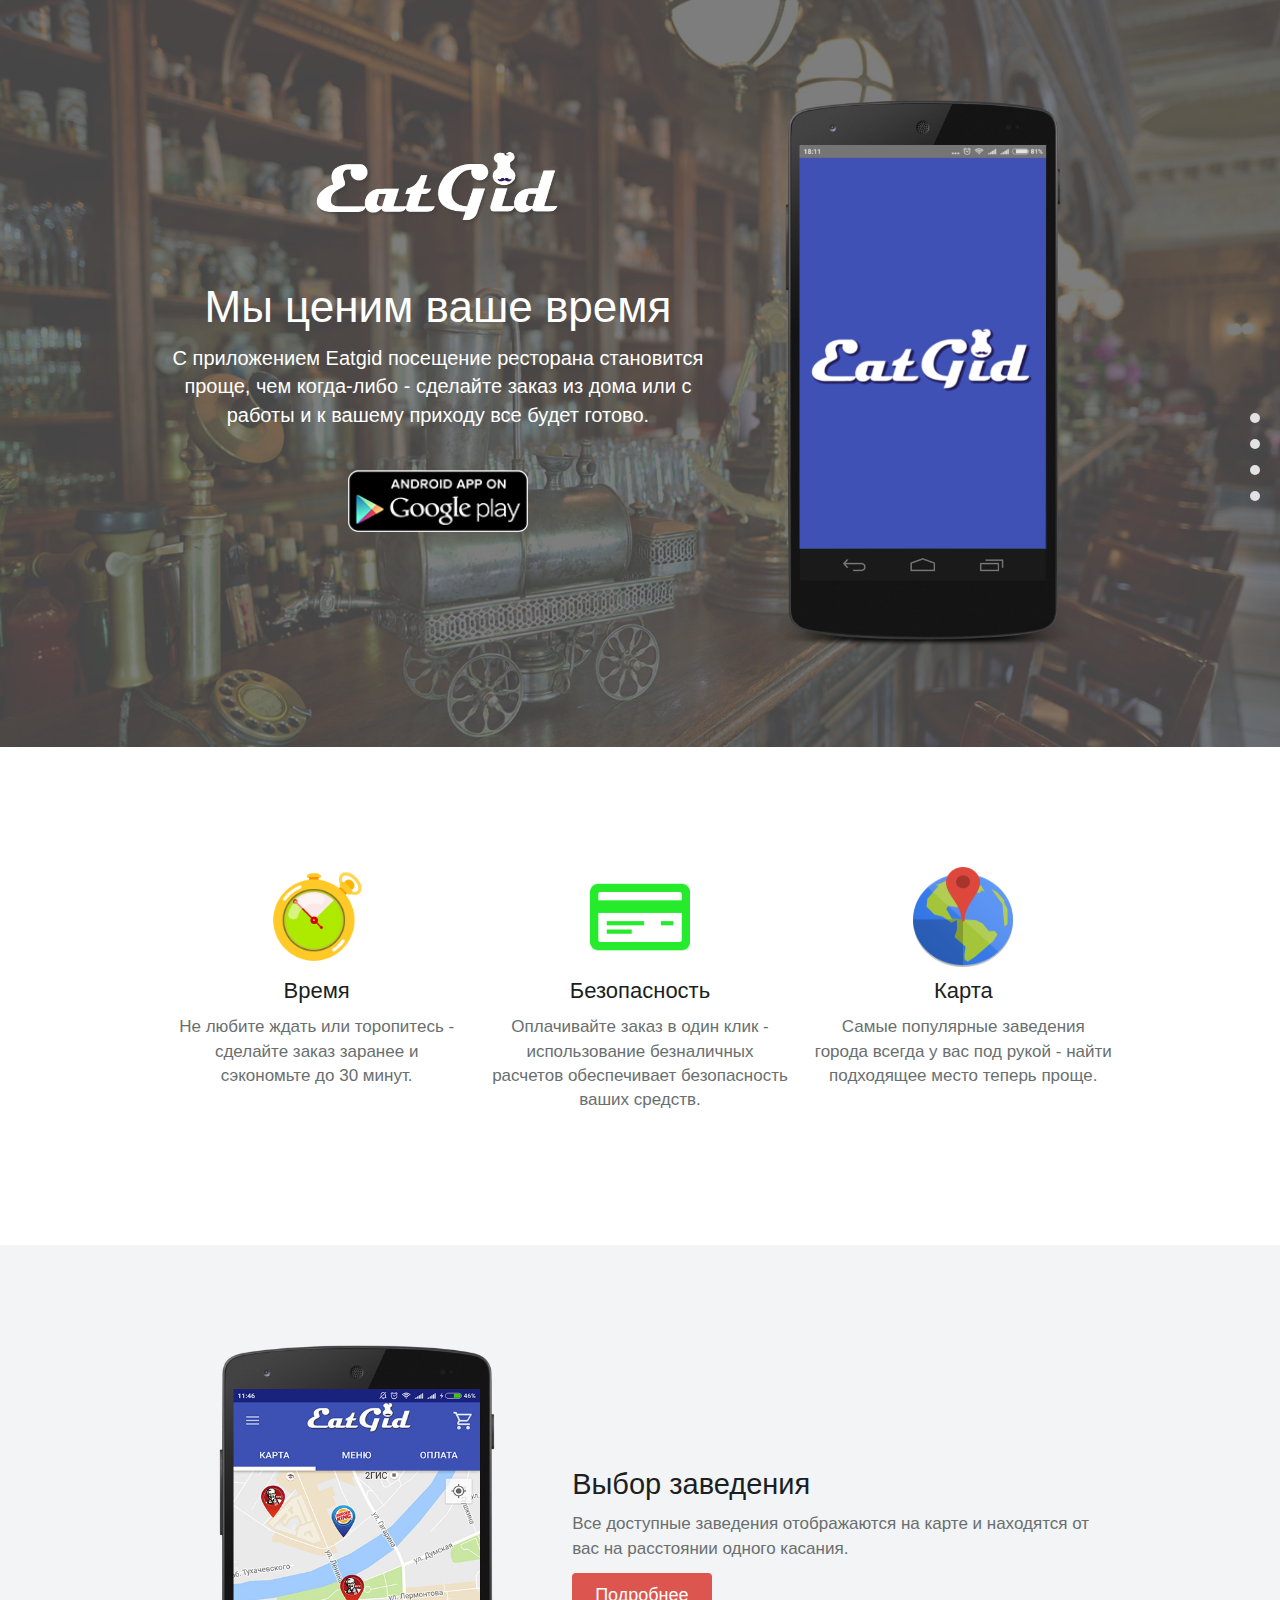
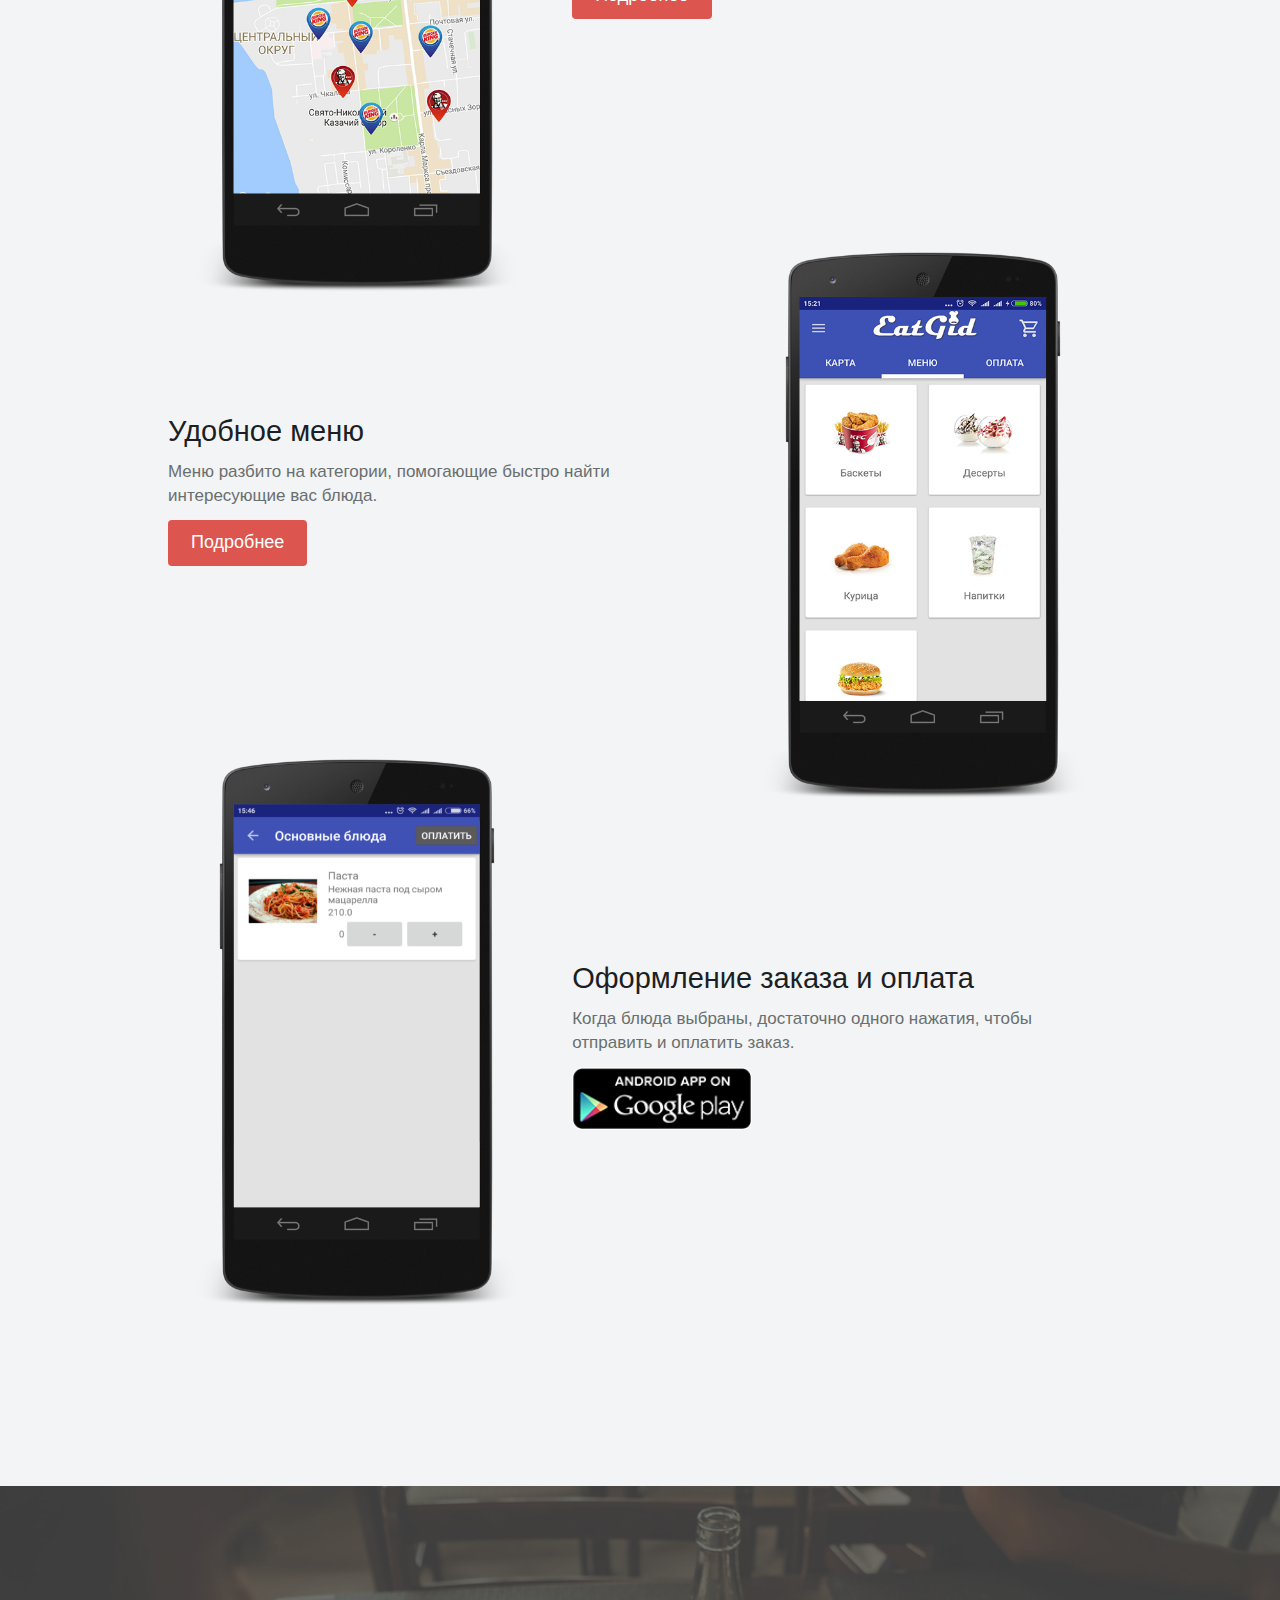
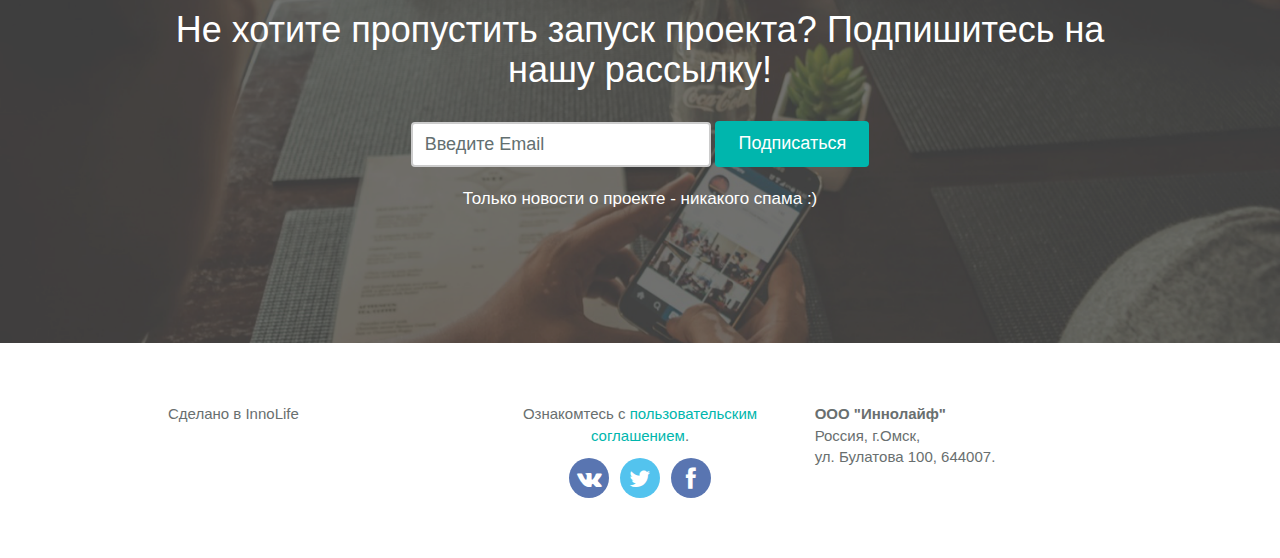
<file: index.html>
<!DOCTYPE html>
<!-- paulirish.com/2008/conditional-stylesheets-vs-css-hacks-answer-neither/ -->
<!--[if lt IE 7 ]> <html class="ie6" lang="en"> <![endif]-->
<!--[if IE 7 ]>    <html class="ie7" lang="en"> <![endif]-->
<!--[if IE 8 ]>    <html class="ie8" lang="en"> <![endif]-->
<!--[if (gte IE 9)|!(IE)]><!--> <html lang="en"> <!--<![endif]-->
  <head>

    <!-- Meta -->
    <meta charset="utf-8">
    <meta name="viewport" content="width=device-width, initial-scale=1.0">
    <meta name="description" content="">
    <meta name="keywords" content="">
    <meta name="author" content="">
    <meta name="googlebot" content="index,follow">

    <!-- Title -->
    <title>EatGid &mdash; Заказ еды в ресторанах до прихода в заведение</title>

    <!-- Templates core CSS -->
    <link href="stylesheets/application.css" rel="stylesheet">
    <link href="stylesheets/changes.css" rel="stylesheet">

    <!-- Favicons -->
    <link href="images/favicon/favicon.png" rel="shortcut icon">
    <link href="images/favicon/apple-touch-icon-57-precomposed.png" rel="apple-touch-icon">
    <link href="images/favicon/apple-touch-icon-72-precomposed.png" rel="apple-touch-icon" sizes="72x72">
    <link href="images/favicon/apple-touch-icon-144-precomposed.png" rel="apple-touch-icon" sizes="114x114">

    <!-- HTML5 shim and Respond.js IE8 support of HTML5 elements and media queries -->
    <!--[if lt IE 9]>
      <script src="https://oss.maxcdn.com/libs/html5shiv/3.7.0/html5shiv.js"></script>
      <script src="https://oss.maxcdn.com/libs/respond.js/1.3.0/respond.min.js"></script>
    <![endif]-->

    <!-- Modernizr Scripts -->
    <script src="javascript/vendor/modernizr-2.7.1.min.js"></script>
  </head>
  <body class="index" id="to-top">

    <!-- Side nav -->
    <nav class="side-nav" role="navigation">

      <ul class="nav-side-nav">
        <li><a class="tooltip-side-nav" href="#section-1" title="" data-original-title="Преимущества" data-placement="left"></a></li>
        <li><a class="tooltip-side-nav" href="#section-2" title="" data-original-title="Возможности" data-placement="left"></a></li>
        <li><a class="tooltip-side-nav" href="#section-3" title="" data-original-title="Подписка" data-placement="left"></a></li>
        <li><a class="tooltip-side-nav" href="#to-top" title="" data-original-title="К началу" data-placement="left"></a></li>
      </ul>
      
    </nav> <!-- /.side-nav -->




    <!-- Jumbotron -->
    <header class="jumbotron" role="banner">

      <div class="container">

        <div class="row">

          <div class="col-md-7">

            <!-- Logo -->
            <figure class="text-center">
              <a href="./index.html">
                <img class="img-logo" src="images/logo.png" alt="">
              </a>
            </figure> <!-- /.text-center -->

            <!-- Title -->
            <h1>Мы ценим ваше время</h1>

            <!-- Sub title -->
            <p>С приложением Eatgid посещение ресторана становится проще, чем когда-либо - сделайте заказ из дома или с работы и к вашему приходу все будет готово.</p>

            <!-- Button -->
            <p class="btn-app-store">
              <a class="btn btn-lg btn-google" href="#fakelinks">
                <img class="btn-google" src="images/en_app_rgb_wo_60.png" alt="">
              </a>
            </p> <!-- /.btn-app-store -->

          </div> <!-- /.col-md-7 -->

          <div class="col-md-5">

            <!-- Images showcase -->
            <figure>
              <img class="img-iPhone" src="images/iphone/5.png" alt="">
            </figure>

          </div> <!-- /.col-md-5 -->
          
        </div> <!-- /.row -->
        
      </div> <!-- /.container -->

    </header> <!-- /.jumbotron -->




    <!-- Services -->
    <section class="services-section" id="section-1">

      <div class="container">

        <div class="row">

          <div class="col-md-4 col-services">
            
            <!-- Icons -->
            <figure>
              <img class="img-services timer-image without_padding" src="images/icons/1472250224_advantage_speed.png"  alt="">
            </figure>

            <!-- Title -->
            <h4>Время</h4>

            <!-- Description -->
            <p>Не любите ждать или торопитесь - сделайте заказ заранее и сэкономьте до 30 минут.</p>

          </div> <!-- /.col-md-4 -->

          <div class="col-md-4 col-services">
            
            <!-- Icons -->
            <figure>
              <img class="img-services timer-image without_padding" src="images/icons/iconmonstr-credit-card-6-240.png" alt="">
            </figure>

            <!-- Title -->
            <h4>Безопасность</h4>

            <!-- Description -->
            <p>Оплачивайте заказ в один клик - использование безналичных расчетов обеспечивает безопасность ваших средств.</p>

          </div> <!-- /.col-md-4 -->

          <div class="col-md-4 col-services">
            
            <!-- Icons -->
            <figure>
              <img class="img-services  timer-image without_padding" src="images/icons/world-map.png" alt="">
            </figure>

            <!-- Title -->
            <h4>Карта</h4>

            <!-- Description -->
            <p>Самые популярные заведения города всегда у вас под рукой - найти подходящее место теперь проще.</p>

          </div> <!-- /.col-md-4 -->
          
        </div> <!-- /.row -->
        
      </div> <!-- /.container -->
      
    </section> <!-- /.services-section -->




    <!-- Features -->
    <section class="features-section" id="section-2">

      <div class="container">

        <div class="row">

          <div class="col-md-5 col-features text-center">
            
            <!-- Images showcase -->
            <figure>
              <img class="img-iPhone" src="images/iphone/9.png" alt="">
            </figure>

          </div> <!-- /.col-md-5 -->

          <div class="col-md-7 col-features features-content">
            
            <!-- Title -->
            <h3 id="title-1">Выбор заведения</h3>

            <!-- Description -->
            <p>Все доступные заведения отображаются на карте и находятся от вас на расстоянии одного касания.</p>

            <p>
              <a class="btn btn-danger" href="#fakelinks">Подробнее</a>
            </p>

          </div> <!-- /.col-md-7 -->
          
        </div> <!-- /.row -->




        <div class="row media-screen-800">

          <div class="col-md-7 col-features features-content">
            
            <!-- Title -->
            <h3 id="title-2">Удобное меню</h3>

            <!-- Description -->
            <p>Меню разбито на категории, помогающие быстро найти интересующие вас блюда.</p>

            <p>
              <a class="btn btn-danger" href="#fakelinks">Подробнее</a>
<!--               <a class="btn btn-danger" href="./sign-in.html">Sign In</a> &nbsp;
              <a class="btn btn-danger-border" href="./sign-up.html">Sign Up</a> -->
            </p>

          </div> <!-- /.col-md-7 -->

          <div class="col-md-5 col-features text-center">
            
            <!-- Images showcase -->
            <figure>
              <img class="img-iPhone margin-top margin-screen-800" src="images/iphone/11.png" alt="">
            </figure>

          </div> <!-- /.col-md-5 -->
          
        </div> <!-- /.row -->




        <div class="row">

          <div class="col-md-5 col-features text-center">
            
            <!-- Images showcase -->
            <figure>
              <img class="img-iPhone margin-top margin-top-1" src="images/iphone/7.png" alt="">
            </figure>

          </div> <!-- /.col-md-5 -->

          <div class="col-md-7 col-features features-content">
            
            <!-- Title -->
            <h3 id="title-3">Оформление заказа и оплата</h3>

            <!-- Description -->
            <p>Когда блюда выбраны, достаточно одного нажатия, чтобы отправить и оплатить заказ.</p>

            <!-- Button -->
            <p class="btn-app-store">
              <a class="btn btn-lg btn-google" href="#fakelinks">
                <img src="images/en_app_rgb_wo_60.png" alt="">
              </a>
            </p> <!-- /.btn-app-store -->

          </div> <!-- /.col-md-7 -->
          
        </div> <!-- /.row -->

      </div> <!-- /.container -->

    </section> <!-- /.features-section -->




    <!-- Subscribe -->
    <section class="subscribe-section" id="section-3">

      <div class="container">

        <div class="row">

          <div class="col-md-12">

            <!-- Title -->
            <h2>Не хотите пропустить запуск проекта? Подпишитесь на нашу рассылку!</h2>

            <!-- Subscribe form -->
            <div class="row">

              <div class="col-md-6 col-md-offset-3 col-subscribe">
                <form class="subscribe-form form-inline" method="POST" action="https://cp.unisender.com/ru/subscribe?hash=5f4hiytpiug661cojcs3zop7by3gzxjy8qrdbo9h6t478ucx6j3oy" name="subscribtion_form" role="form">

                  <!-- Input -->
                  <div class="form-group">

                    <label class="sr-only" for="exampleInputEmail1">Email address</label>
                    <input type="text" class="form-control" name="email" id="exampleInputEmail1" placeholder="Введите Email">

                  </div> <!-- /.form-group -->
                  <input type="hidden" name="charset" value="UTF-8">
                  <input type="hidden" name="default_list_id" value="7368126">
                  <input type="hidden" name="overwrite" value="2">
                  <input type="hidden" name="is_v5" value="1">

                  <!-- Button -->
                  <button class="btn btn-success" type="submit">Подписаться</button>
                  
                </form> <!-- /.subscribe-form -->



                <section class="subscribe-description">

                  <p>Только новости о проекте - никакого спама :)</p>
                  
                </section> <!-- /.subscribe-description -->
                
              </div> <!-- /.col-md-6 -->

            </div> <!-- /.row -->
            
          </div> <!-- /.col-md-12 -->
          
        </div> <!-- /.row -->

      </div> <!-- /.container -->

    </section> <!-- /.subscribe-section -->




    <!-- Footer -->
    <footer class="footer-section" role="contentinfo">

      <div class="container">

        <div class="row">

          <div class="col-md-4 col-footer">
            
            <!-- Footer 1 -->
            <section>
              <p>Сделано в InnoLife</p>
            </section>

            <!-- AddThis Button -->
            <ul class="addthis_toolbox addthis_default_style">
<!-- 
              <li><a class="addthis_button_facebook_like"></a></li>
              <li><a class="addthis_button_tweet"></a></li> -->

            </ul> <!-- /.addthis_toolbox -->
            <script>var addthis_config = {"data_track_addressbar":true};</script>
            <script src="http://s7.addthis.com/js/300/addthis_widget.js#pubid=ra-533f6ac03b59c72a"></script>

          </div> <!-- /.col-md-4 -->

          <div class="col-md-4 col-footer col-padding">
            
            <!-- Footer 1 -->
            <section class="text-center">
              <p>Ознакомтесь с <a href="#fakelinks">пользовательским соглашением</a>.</p>
            </section>

            <!-- Social media links -->
            <ul class="social-media-links">

              <li><a class="fa fa-vk fb" href="#fakelinks"></a></li>
              <li><a class="fa fa-twitter tw" href="#fakelinks"></a></li>
              <li><a class="fa fa-facebook fb" href="#fakelinks"></a></li>
              
            </ul> <!-- /.social-media-links -->

          </div> <!-- /.col-md-4 -->

          <div class="col-md-4 col-footer">
            
            <!-- Footer 1 -->
            <section>
              <p><strong>ООО "Иннолайф" </strong> <br>Россия, г.Омск, <br>ул. Булатова 100, 644007. </p>
            </section>

          </div> <!-- /.col-md-4 -->
          
        </div> <!-- /.row -->

      </div> <!-- /.container -->

    </footer> <!-- /.footer-section -->

    <!-- Placed at the end of the document so the pages load faster -->
    <script src="javascript/vendor/jquery-2.1.0.min.js"></script>
    <script src="javascript/bootstrap.min.js"></script>
    <script src="javascript/assets/application.js"></script>
  </body>
</html>
</file>
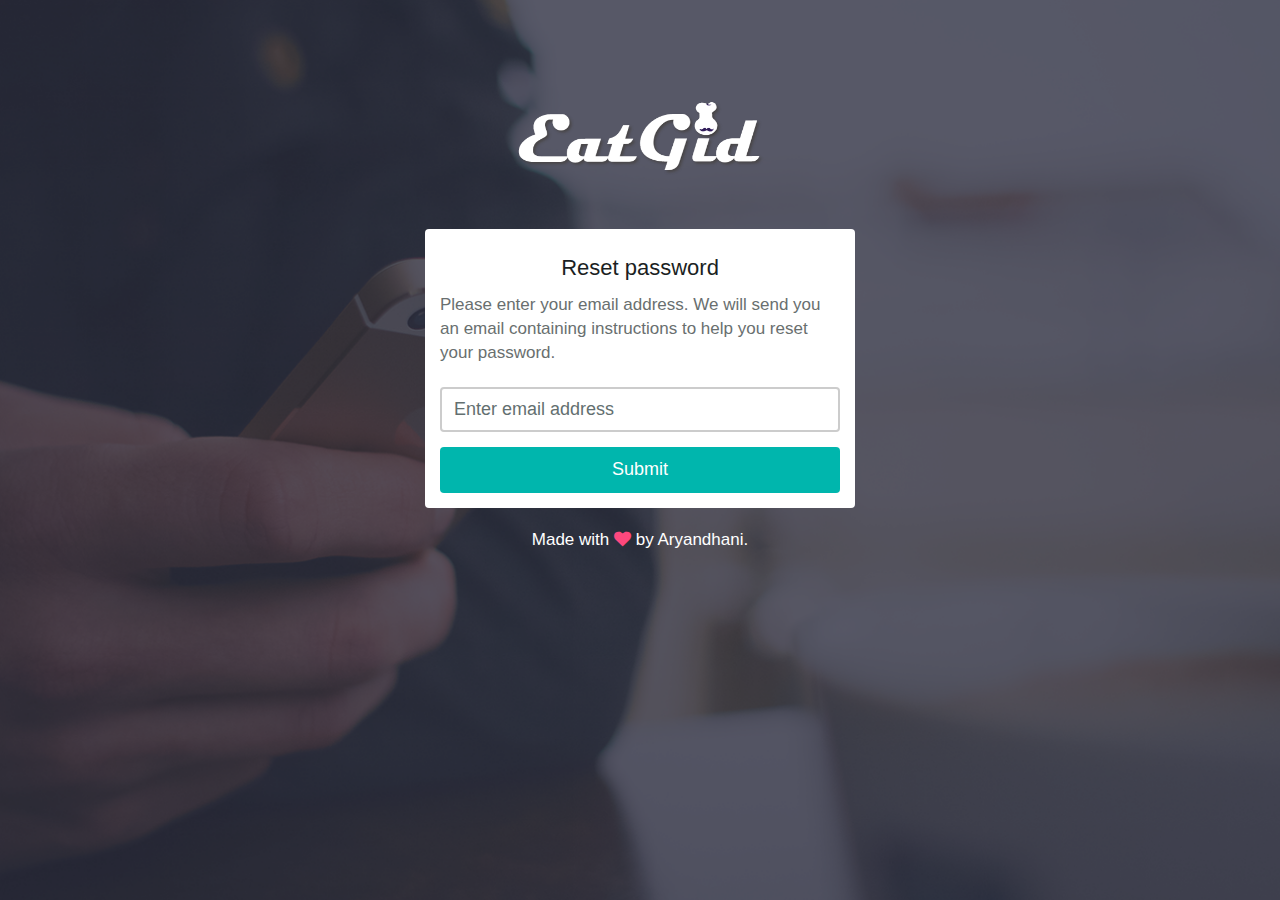
<file: forgot-password.html>
<!DOCTYPE html>
<!-- paulirish.com/2008/conditional-stylesheets-vs-css-hacks-answer-neither/ -->
<!--[if lt IE 7 ]> <html class="ie6" lang="en"> <![endif]-->
<!--[if IE 7 ]>    <html class="ie7" lang="en"> <![endif]-->
<!--[if IE 8 ]>    <html class="ie8" lang="en"> <![endif]-->
<!--[if (gte IE 9)|!(IE)]><!--> <html lang="en"> <!--<![endif]-->
  <head>

    <!-- Meta -->
    <meta charset="utf-8">
    <meta name="viewport" content="width=device-width, initial-scale=1.0">
    <meta name="description" content="">
    <meta name="keywords" content="">
    <meta name="author" content="">
    <meta name="googlebot" content="index,follow">

    <!-- Title -->
    <title>Guri Guri Nyoi &mdash; Bootstrap 3 iPhone App Templates</title>

    <!-- Templates core CSS -->
    <link href="stylesheets/application.css" rel="stylesheet">

    <!-- Favicons -->
    <link href="images/favicon/favicon.png" rel="shortcut icon">
    <link href="images/favicon/apple-touch-icon-57-precomposed.png" rel="apple-touch-icon">
    <link href="images/favicon/apple-touch-icon-72-precomposed.png" rel="apple-touch-icon" sizes="72x72">
    <link href="images/favicon/apple-touch-icon-144-precomposed.png" rel="apple-touch-icon" sizes="114x114">

    <!-- HTML5 shim and Respond.js IE8 support of HTML5 elements and media queries -->
    <!--[if lt IE 9]>
      <script src="https://oss.maxcdn.com/libs/html5shiv/3.7.0/html5shiv.js"></script>
      <script src="https://oss.maxcdn.com/libs/respond.js/1.3.0/respond.min.js"></script>
    <![endif]-->

    <!-- Modernizr Scripts -->
    <script src="javascript/vendor/modernizr-2.7.1.min.js"></script>
  </head>
  <body class="sign-in-up" id="to-top">

    <!-- Sign In/Sign Up section -->
    <section class="sign-in-up-section">

      <div class="container">

        <div class="row">

          <div class="col-md-12">

            <!-- Logo -->
            <figure class="text-center">
              <a href="./index.html">
                <img class="img-logo" src="images/logo.png" alt="">
              </a>
            </figure> <!-- /.text-center -->
            
          </div> <!-- /.col-md-12 -->

        </div> <!-- /.row -->




        <section class="sign-in-up-content">

          <div class="row">

            <div class="col-md-12">

              <h4 class="text-center">Reset password</h4>

              <p>Please enter your email address. We will send you an email containing instructions to help you reset your password.</p>

              <form class="sign-in-up-form" action="./forgot-password.html" role="form">
                
                <!-- Input 1 -->
                <div class="form-group">
                  <input class="form-control" id="exampleInputEmail4" type="email" placeholder="Enter email address">
                </div> <!-- /.form-group -->

                <!-- Button -->
                <button class="btn btn-success btn-block" type="submit">Submit</button>
                
              </form> <!-- /.sign-in-up-form -->
              
            </div> <!-- /.col-md-12 -->

          </div> <!-- /.row -->
          
        </section> <!-- /.sign-in-up-content -->




        <div class="row">

          <div class="col-md-12">

            <section class="footer-copyright text-center">

              <p>Made with <i class="fa fa-heart"></i> by Aryandhani.</p>
              
            </section> <!-- /.footer-section -->
            
          </div> <!-- /.col-md-12 -->

        </div> <!-- /.row -->
        
      </div> <!-- /.container -->

    </section> <!-- /.sign-in-up-section -->
    
    <!-- Placed at the end of the document so the pages load faster -->
    <script src="javascript/vendor/jquery-2.1.0.min.js"></script>
    <script src="javascript/bootstrap.min.js"></script>
    <script src="javascript/assets/application.js"></script>
  </body>
</html>
</file>
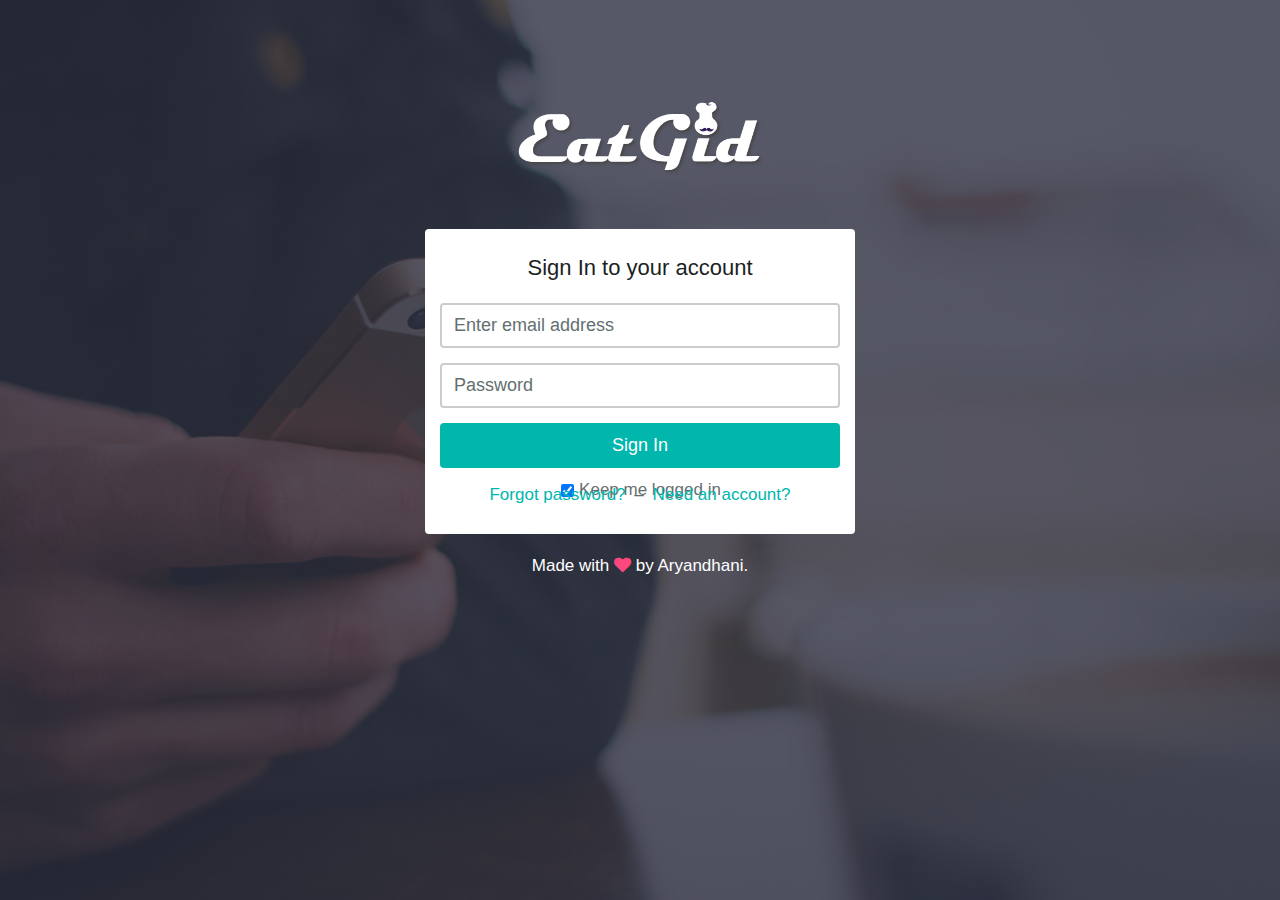
<file: sign-in.html>
<!DOCTYPE html>
<!-- paulirish.com/2008/conditional-stylesheets-vs-css-hacks-answer-neither/ -->
<!--[if lt IE 7 ]> <html class="ie6" lang="en"> <![endif]-->
<!--[if IE 7 ]>    <html class="ie7" lang="en"> <![endif]-->
<!--[if IE 8 ]>    <html class="ie8" lang="en"> <![endif]-->
<!--[if (gte IE 9)|!(IE)]><!--> <html lang="en"> <!--<![endif]-->
  <head>

    <!-- Meta -->
    <meta charset="utf-8">
    <meta name="viewport" content="width=device-width, initial-scale=1.0">
    <meta name="description" content="">
    <meta name="keywords" content="">
    <meta name="author" content="">
    <meta name="googlebot" content="index,follow">

    <!-- Title -->
    <title>Guri Guri Nyoi &mdash; Bootstrap 3 iPhone App Templates</title>

    <!-- Templates core CSS -->
    <link href="stylesheets/application.css" rel="stylesheet">

    <!-- Favicons -->
    <link href="images/favicon/favicon.png" rel="shortcut icon">
    <link href="images/favicon/apple-touch-icon-57-precomposed.png" rel="apple-touch-icon">
    <link href="images/favicon/apple-touch-icon-72-precomposed.png" rel="apple-touch-icon" sizes="72x72">
    <link href="images/favicon/apple-touch-icon-144-precomposed.png" rel="apple-touch-icon" sizes="114x114">

    <!-- HTML5 shim and Respond.js IE8 support of HTML5 elements and media queries -->
    <!--[if lt IE 9]>
      <script src="https://oss.maxcdn.com/libs/html5shiv/3.7.0/html5shiv.js"></script>
      <script src="https://oss.maxcdn.com/libs/respond.js/1.3.0/respond.min.js"></script>
    <![endif]-->

    <!-- Modernizr Scripts -->
    <script src="javascript/vendor/modernizr-2.7.1.min.js"></script>
  </head>
  <body class="sign-in-up" id="to-top">

    <!-- Sign In/Sign Up section -->
    <section class="sign-in-up-section">

      <div class="container">

        <div class="row">

          <div class="col-md-12">

            <!-- Logo -->
            <figure class="text-center">
              <a href="./index.html">
                <img class="img-logo" src="images/logo.png" alt="">
              </a>
            </figure> <!-- /.text-center -->
            
          </div> <!-- /.col-md-12 -->

        </div> <!-- /.row -->




        <section class="sign-in-up-content">

          <div class="row">

            <div class="col-md-12">

              <h4 class="text-center">Sign In to your account</h4>

              <form class="sign-in-up-form" action="./sign-in.html" role="form">
                
                <!-- Input 1 -->
                <div class="form-group">
                  <input class="form-control" id="exampleInputEmail2" type="email" placeholder="Enter email address">
                </div> <!-- /.form-group -->

                <!-- Input 2 -->
                <div class="form-group">
                  <input class="form-control" id="exampleInputPassword1" type="password" placeholder="Password">
                </div> <!-- /.form-group -->

                <!-- Button -->
                <button class="btn btn-success btn-block" type="submit">Sign In</button>

                <!-- Checkbox -->
                <section class="text-center">
                  <div class="checkbox">
                    <label>
                      <input type="checkbox" checked> Keep me logged in
                    </label>
                  </div> <!-- /.checkbox -->
                </section> <!-- /.text-center -->

                <!-- Sign In/Sign Up links -->
                <section class="sign-in-up-links text-center">
                  <p><a href="./forgot-password.html">Forgot password?</a> <span class="sep">&ndash;</span> <a href="./sign-up.html">Need an account?</a></p>
                </section> <!-- /.sign-in-up-links -->
                
              </form> <!-- /.sign-in-up-form -->
              
            </div> <!-- /.col-md-12 -->

          </div> <!-- /.row -->
          
        </section> <!-- /.sign-in-up-content -->




        <div class="row">

          <div class="col-md-12">

            <section class="footer-copyright text-center">

              <p>Made with <i class="fa fa-heart"></i> by Aryandhani.</p>
              
            </section> <!-- /.footer-section -->
            
          </div> <!-- /.col-md-12 -->

        </div> <!-- /.row -->
        
      </div> <!-- /.container -->

    </section> <!-- /.sign-in-up-section -->
    
    <!-- Placed at the end of the document so the pages load faster -->
    <script src="javascript/vendor/jquery-2.1.0.min.js"></script>
    <script src="javascript/bootstrap.min.js"></script>
    <script src="javascript/assets/application.js"></script>
  </body>
</html>
</file>
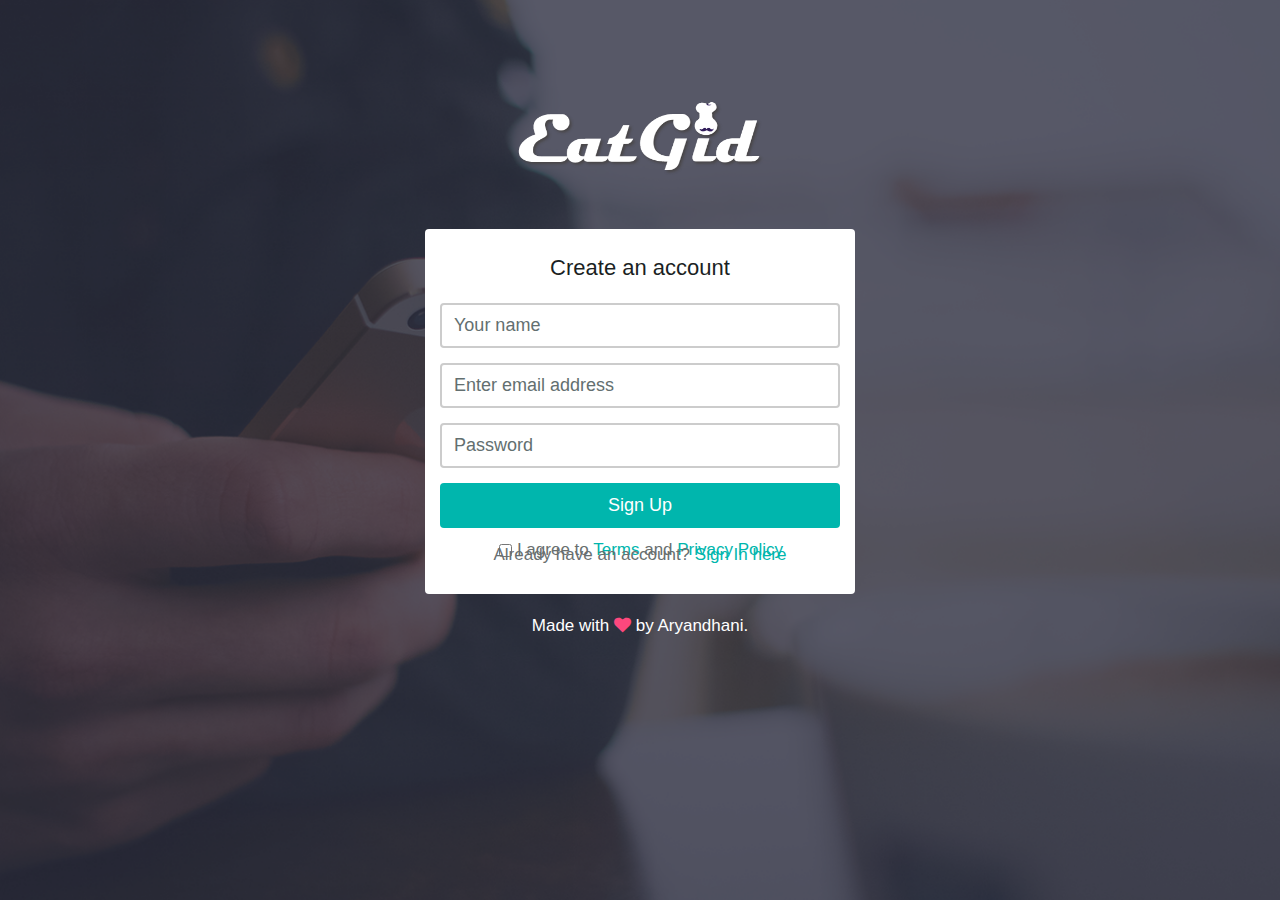
<file: sign-up.html>
<!DOCTYPE html>
<!-- paulirish.com/2008/conditional-stylesheets-vs-css-hacks-answer-neither/ -->
<!--[if lt IE 7 ]> <html class="ie6" lang="en"> <![endif]-->
<!--[if IE 7 ]>    <html class="ie7" lang="en"> <![endif]-->
<!--[if IE 8 ]>    <html class="ie8" lang="en"> <![endif]-->
<!--[if (gte IE 9)|!(IE)]><!--> <html lang="en"> <!--<![endif]-->
  <head>

    <!-- Meta -->
    <meta charset="utf-8">
    <meta name="viewport" content="width=device-width, initial-scale=1.0">
    <meta name="description" content="">
    <meta name="keywords" content="">
    <meta name="author" content="">
    <meta name="googlebot" content="index,follow">

    <!-- Title -->
    <title>Guri Guri Nyoi &mdash; Bootstrap 3 iPhone App Templates</title>

    <!-- Templates core CSS -->
    <link href="stylesheets/application.css" rel="stylesheet">

    <!-- Favicons -->
    <link href="images/favicon/favicon.png" rel="shortcut icon">
    <link href="images/favicon/apple-touch-icon-57-precomposed.png" rel="apple-touch-icon">
    <link href="images/favicon/apple-touch-icon-72-precomposed.png" rel="apple-touch-icon" sizes="72x72">
    <link href="images/favicon/apple-touch-icon-144-precomposed.png" rel="apple-touch-icon" sizes="114x114">

    <!-- HTML5 shim and Respond.js IE8 support of HTML5 elements and media queries -->
    <!--[if lt IE 9]>
      <script src="https://oss.maxcdn.com/libs/html5shiv/3.7.0/html5shiv.js"></script>
      <script src="https://oss.maxcdn.com/libs/respond.js/1.3.0/respond.min.js"></script>
    <![endif]-->

    <!-- Modernizr Scripts -->
    <script src="javascript/vendor/modernizr-2.7.1.min.js"></script>
  </head>
  <body class="sign-in-up" id="to-top">

    <!-- Sign In/Sign Up section -->
    <section class="sign-in-up-section">

      <div class="container">

        <div class="row">

          <div class="col-md-12">

            <!-- Logo -->
            <figure class="text-center">
              <a href="./index.html">
                <img class="img-logo" src="images/logo.png" alt="">
              </a>
            </figure> <!-- /.text-center -->
            
          </div> <!-- /.col-md-12 -->

        </div> <!-- /.row -->




        <section class="sign-in-up-content">

          <div class="row">

            <div class="col-md-12">

              <h4 class="text-center">Create an account</h4>

              <form class="sign-in-up-form" action="./sign-up.html" role="form">
                
                <!-- Input 1 -->
                <div class="form-group">
                  <input class="form-control" id="exampleInputName1" type="text" placeholder="Your name">
                </div> <!-- /.form-group -->

                <!-- Input 2 -->
                <div class="form-group">
                  <input class="form-control" id="exampleInputEmail3" type="email" placeholder="Enter email address">
                </div> <!-- /.form-group -->

                <!-- Input 3 -->
                <div class="form-group">
                  <input class="form-control" id="exampleInputPassword2" type="password" placeholder="Password">
                </div> <!-- /.form-group -->

                <!-- Button -->
                <button class="btn btn-success btn-block" type="submit">Sign Up</button>

                <!-- Checkbox -->
                <section class="text-center">
                  <div class="checkbox">
                    <label>
                      <input type="checkbox"> I agree to <a href="#fakelinks">Terms</a> and <a href="#fakelinks">Privacy Policy</a>
                    </label>
                  </div> <!-- /.checkbox -->
                </section> <!-- /.text-center -->

                <!-- Sign In/Sign Up links -->
                <section class="sign-in-up-links text-center">
                  <p>Already have an account? <a href="./sign-in.html">Sign In here</a></p>
                </section> <!-- /.sign-in-up-links -->
                
              </form> <!-- /.sign-in-up-form -->
              
            </div> <!-- /.col-md-12 -->

          </div> <!-- /.row -->
          
        </section> <!-- /.sign-in-up-content -->




        <div class="row">

          <div class="col-md-12">

            <section class="footer-copyright text-center">

              <p>Made with <i class="fa fa-heart"></i> by Aryandhani.</p>
              
            </section> <!-- /.footer-section -->
            
          </div> <!-- /.col-md-12 -->

        </div> <!-- /.row -->
        
      </div> <!-- /.container -->

    </section> <!-- /.sign-in-up-section -->
    
    <!-- Placed at the end of the document so the pages load faster -->
    <script src="javascript/vendor/jquery-2.1.0.min.js"></script>
    <script src="javascript/bootstrap.min.js"></script>
    <script src="javascript/assets/application.js"></script>
  </body>
</html>
</file>
<file: stylesheets/changes.css>
.btn-google {
  background-color: transparent;
}

.timer-image {
	width: 100px;
	height: 100px;
}

.without_padding {
	margin-bottom: 0px;
}

col-xs-1, .col-sm-1, .col-md-1, .col-lg-1, .col-xs-2, .col-sm-2, .col-md-2, .col-lg-2, .col-xs-3, .col-sm-3, .col-md-3, .col-lg-3, .col-xs-4, .col-sm-4, .col-md-4, .col-lg-4, .col-xs-5, .col-sm-5, .col-md-5, .col-lg-5, .col-xs-6, .col-sm-6, .col-md-6, .col-lg-6, .col-xs-7, .col-sm-7, .col-md-7, .col-lg-7, .col-xs-8, .col-sm-8, .col-md-8, .col-lg-8, .col-xs-9, .col-sm-9, .col-md-9, .col-lg-9, .col-xs-10, .col-sm-10, .col-md-10, .col-lg-10, .col-xs-11, .col-sm-11, .col-md-11, .col-lg-11, .col-xs-12, .col-sm-12, .col-md-12, .col-lg-12 {
  padding-left: 13px;
  padding-right: 13px;
}

.jumbotron {
	background: #2e2f41 url(../images/Up.png) 0 0 no-repeat;
	background-size: cover;
}

.subscribe-section {
	background: #2e2f41 url(../images/Down.png) 0 0 no-repeat;
    background-size: cover;
}
</file>
